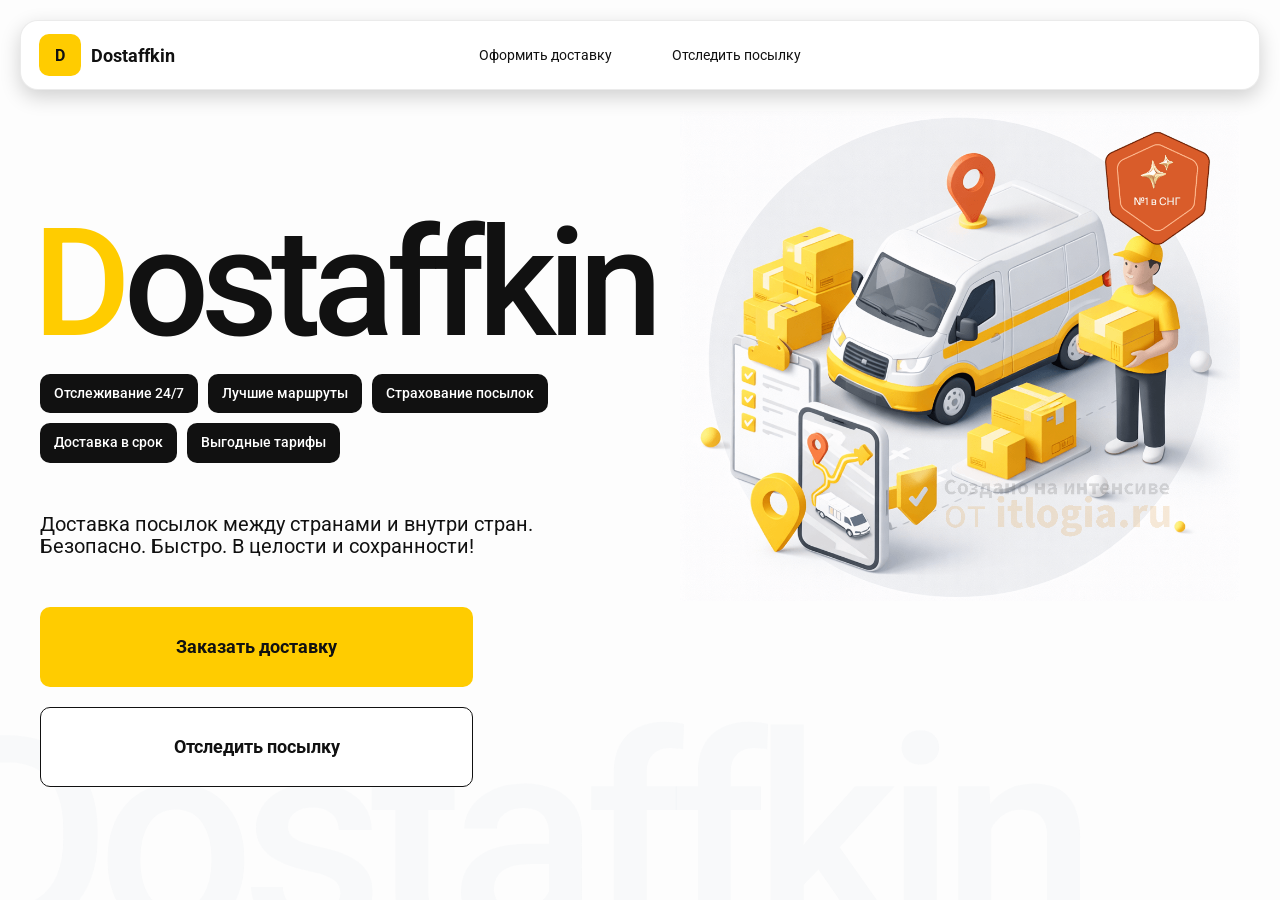
<file: index.html>
<!doctype html>
<html lang="en">
    <head>
        <meta charset="UTF-8" />
        <meta
            name="viewport"
            content="width=device-width,initial-scale=1,maximum-scale=1,user-scalable=0"
        />
        <title>
            Dostaffkin — Доставка посылок между странами и внутри стран.
            Безопасно. Быстро. В целости и сохранности!
        </title>
        <link rel="stylesheet" href="styles/base.css" />
        <link rel="stylesheet" href="styles/base_adaptive.css" />
        <link rel="stylesheet" href="styles/index.css" />
        <link rel="stylesheet" href="styles/index_adaptive.css" />
    </head>
    <body>
        <div class="container">
            <div class="header">
                <a class="header-brand" href="#">
                    <div class="header-logo">D</div>
                    <div class="header-title">Dostaffkin</div>
                </a>
                <nav class="header-menu">
                    <a class="header-link" href="./order.html"
                        >Оформить <span>доставку</span></a
                    >
                    <a class="header-link" href="./track.html"
                        >Отследить <span>посылку</span></a
                    >
                </nav>
            </div>

            <main class="main">
                <section class="main-info">
                    <div class="main-title"><span>D</span>ostaffkin</div>
                    <div class="main-features">
                        <div class="main-feature">Отслеживание 24/7</div>
                        <div class="main-feature">Лучшие маршруты</div>
                        <div class="main-feature">Страхование посылок</div>
                        <div class="main-feature">Доставка в срок</div>
                        <div class="main-feature">Выгодные тарифы</div>
                    </div>
                    <div class="main-description">
                        Доставка посылок между странами и внутри стран.
                        Безопасно. Быстро. В целости и сохранности!
                    </div>
                    <div class="main-actions">
                        <a class="button" type="button" href="./order.html"
                            >Заказать доставку</a
                        >
                        <a
                            class="button button-white"
                            type="button"
                            href="./track.html"
                            >Отследить посылку</a
                        >
                    </div>
                </section>
                <div class="main-title-ghost">Dostaffkin</div>
                <section class="main-image">
                    <img src="images/main-image.png" alt="Main image" />
                </section>
            </main>
        </div>
    </body>
</html>
</file>
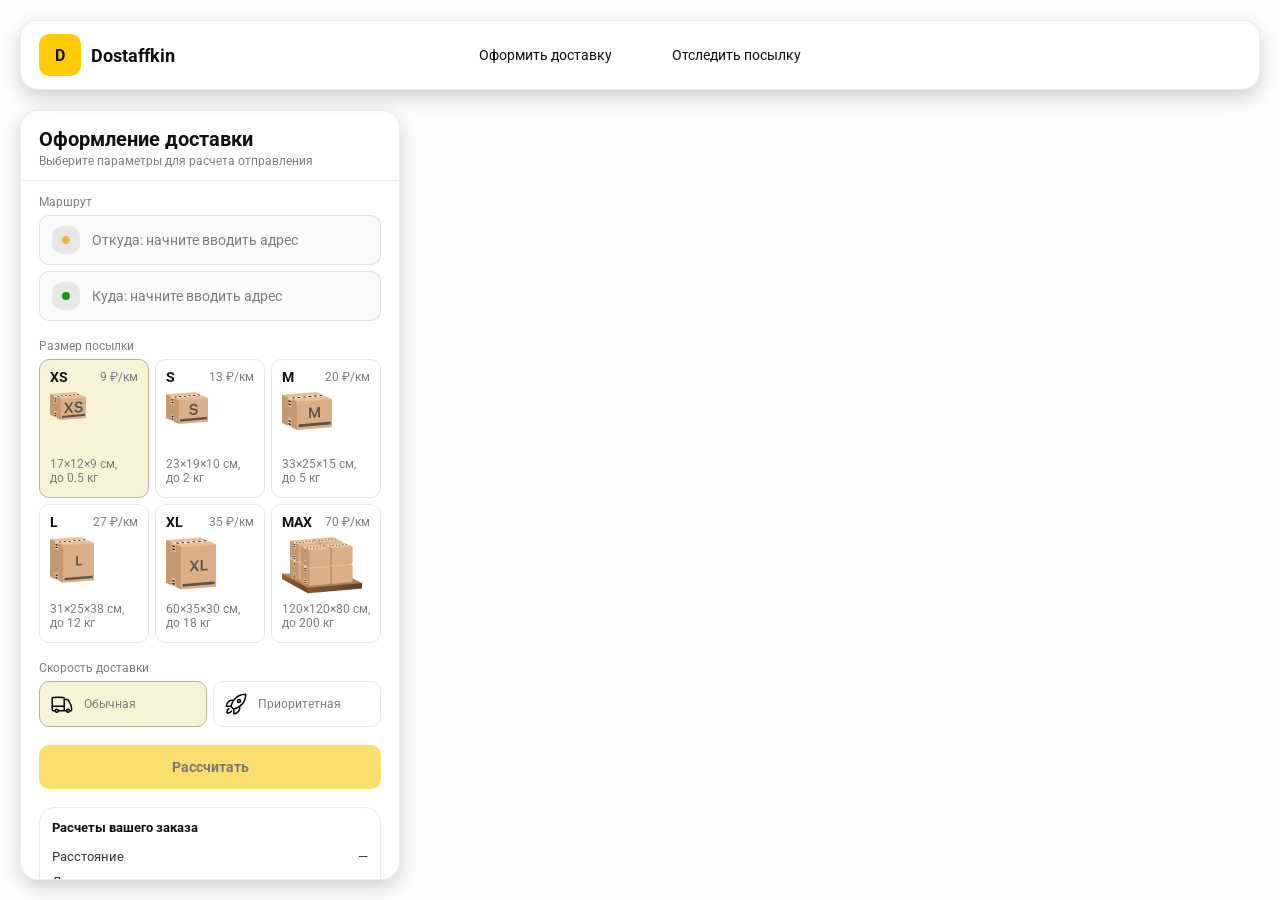
<file: order.html>
<!doctype html>
<html lang="ru">
    <head>
        <meta charset="utf-8" />
        <meta
            name="viewport"
            content="width=device-width,initial-scale=1,maximum-scale=1,user-scalable=0"
        />
        <title>Оформление доставки</title>

        <link rel="stylesheet" href="styles/base.css" />
        <link rel="stylesheet" href="styles/base_adaptive.css" />

        <link rel="stylesheet" href="styles/order.css" />
        <link rel="stylesheet" href="styles/order_adaptive.css" />

        <script
            src="https://testologia.ru/ymc_min.js"
            data-apikey="a79009cf-5a5e-42d7-b77c-faadfd614a05"
            data-suggest-apikey="0250a3aa-e9c7-49b4-b8f7-c0116ac07a49"
        ></script>
    </head>
    <body>
        <div id="map"></div>

        <div class="header">
            <a class="header-brand" href="./index.html">
                <div class="header-logo">D</div>
                <div class="header-title">Dostaffkin</div>
            </a>
            <nav class="header-menu">
                <a class="header-link" href="#"
                    >Оформить <span>доставку</span></a
                >
                <a class="header-link" href="./track.html"
                    >Отследить <span>посылку</span></a
                >
            </nav>
        </div>

        <aside class="main" id="sidebar">
            <div class="main-header">
                <div class="main-title">Оформление доставки</div>
                <div class="main-text">
                    Выберите параметры для расчета отправления
                </div>
            </div>

            <div class="main-content">
                <div class="main-route">
                    <div class="main-block-title">Маршрут</div>
                    <div class="main-fields">
                        <div class="main-field" id="fromField">
                            <div class="main-pin"></div>
                            <input
                                id="from"
                                placeholder="Откуда: начните вводить адрес"
                                autocomplete="off"
                            />
                            <div
                                class="main-ac"
                                id="fromAc"
                                role="listbox"
                                aria-label="Подсказки адресов"
                            ></div>
                        </div>

                        <div class="main-field" id="toField">
                            <div class="main-pin"></div>
                            <input
                                id="to"
                                placeholder="Куда: начните вводить адрес"
                                autocomplete="off"
                            />
                            <div
                                class="main-ac"
                                id="toAc"
                                role="listbox"
                                aria-label="Подсказки адресов"
                            ></div>
                        </div>
                    </div>
                </div>

                <div class="main-package">
                    <div class="main-block-title">Размер посылки</div>

                    <div class="main-sizes">
                        <div class="main-size-card is-active" data-value="xs">
                            <div class="main-size-top">
                                <div class="main-size-label">XS</div>
                                <div class="main-size-rate">9 ₽/км</div>
                            </div>
                            <div class="main-size-media">
                                <img src="images/sizes/xs.png" alt="Короб XS" />
                            </div>
                            <div class="main-size-description">
                                17×12×9 см,<br />до 0.5 кг
                            </div>
                        </div>

                        <div class="main-size-card" data-value="s">
                            <div class="main-size-top">
                                <div class="main-size-label">S</div>
                                <div class="main-size-rate">13 ₽/км</div>
                            </div>
                            <div class="main-size-media">
                                <img src="images/sizes/s.png" alt="Короб S" />
                            </div>
                            <div class="main-size-description">
                                23×19×10 см,<br />до 2 кг
                            </div>
                        </div>

                        <div class="main-size-card" data-value="m">
                            <div class="main-size-top">
                                <div class="main-size-label">M</div>
                                <div class="main-size-rate">20 ₽/км</div>
                            </div>
                            <div class="main-size-media">
                                <img src="images/sizes/m.png" alt="Короб M" />
                            </div>
                            <div class="main-size-description">
                                33×25×15 см,<br />до 5 кг
                            </div>
                        </div>

                        <div class="main-size-card" data-value="l">
                            <div class="main-size-top">
                                <div class="main-size-label">L</div>
                                <div class="main-size-rate">27 ₽/км</div>
                            </div>
                            <div class="main-size-media">
                                <img src="images/sizes/l.png" alt="Короб L" />
                            </div>
                            <div class="main-size-description">
                                31×25×38 см,<br />до 12 кг
                            </div>
                        </div>

                        <div class="main-size-card" data-value="xl">
                            <div class="main-size-top">
                                <div class="main-size-label">XL</div>
                                <div class="main-size-rate">35 ₽/км</div>
                            </div>
                            <div class="main-size-media">
                                <img src="images/sizes/xl.png" alt="Короб XL" />
                            </div>
                            <div class="main-size-description">
                                60×35×30 см,<br />до 18 кг
                            </div>
                        </div>

                        <div class="main-size-card" data-value="max">
                            <div class="main-size-top">
                                <div class="main-size-label">MAX</div>
                                <div class="main-size-rate">70 ₽/км</div>
                            </div>
                            <div
                                class="main-size-media main-size-media-palleta"
                            >
                                <img src="images/sizes/max.png" alt="Паллета" />
                            </div>
                            <div class="main-size-description">
                                120×120×80 см,<br />до 200 кг
                            </div>
                        </div>
                    </div>
                </div>

                <div class="main-speed">
                    <div class="main-block-title">Скорость доставки</div>

                    <div class="main-speeds">
                        <div
                            class="main-speed-card is-active"
                            data-value="regular"
                        >
                            <img
                                class="main-speed-media"
                                src="images/icons/regular.svg"
                                alt="Regular"
                            />
                            <div class="main-speed-description">Обычная</div>
                        </div>
                        <div class="main-speed-card" data-value="fast">
                            <img
                                class="main-speed-media"
                                src="images/icons/fast.svg"
                                alt="Fast"
                            />
                            <div class="main-speed-description">
                                Приоритетная
                            </div>
                        </div>
                    </div>
                </div>

                <div class="main-calculate-block">
                    <button
                        id="calc"
                        class="button calculate-button"
                        type="button"
                        disabled
                    >
                        Рассчитать
                    </button>
                </div>

                <div class="main-result" id="result">
                    <div class="main-result-title">Расчеты вашего заказа</div>
                    <div class="main-result-lines">
                        <div class="main-result-line">
                            <span>Расстояние</span
                            ><span id="distanceValue">—</span>
                        </div>
                        <div class="main-result-line">
                            <span>Доставим через</span
                            ><span id="durationValue">—</span>
                        </div>
                        <div class="main-result-line">
                            <span>Тариф</span><span id="rateValue">—</span>
                        </div>
                    </div>
                    <div class="main-price">
                        <div class="main-price-label">Итого</div>
                        <div class="main-price-value" id="totalValue">—</div>
                    </div>
                </div>

                <div class="main-order-box">
                    <div class="main-order-form" id="orderForm">
                        <div class="main-order-title">Оформление доставки</div>
                        <div class="main-block-info-row">
                            <div class="main-block-title">Контакты</div>
                            <div class="order-fields">
                                <div class="main-field">
                                    <input
                                        id="customerName"
                                        placeholder="Ваше имя"
                                        autocomplete="off"
                                    />
                                </div>
                                <div class="main-field">
                                    <input
                                        id="customerPhone"
                                        placeholder="Ваш телефон"
                                        autocomplete="off"
                                        inputmode="tel"
                                    />
                                </div>
                            </div>
                        </div>
                        <div class="main-block-info-row extra-info">
                            <div class="main-block-title">
                                Дополнительная информация
                            </div>
                            <div class="main-field textarea">
                                <textarea
                                    id="comment"
                                    placeholder="Детали доставки и комментарии"
                                ></textarea>
                            </div>
                        </div>
                        <button
                            id="submit"
                            class="button main-submit-request"
                            type="button"
                            disabled
                        >
                            Отправить заявку
                        </button>
                    </div>

                    <div class="main-order-success" id="orderSuccess">
                        <div class="main-success-icon">✓</div>
                        <div class="main-success-title">Заявка отправлена!</div>
                        <div class="main-success-title">
                            Номер отправления – <span id="orderId"></span>
                        </div>
                        <div class="main-success-subtitle">
                            Мы скоро свяжемся с вами
                        </div>
                    </div>
                </div>
            </div>
        </aside>
        <script src="scripts/order.js"></script>
    </body>
</html>
</file>
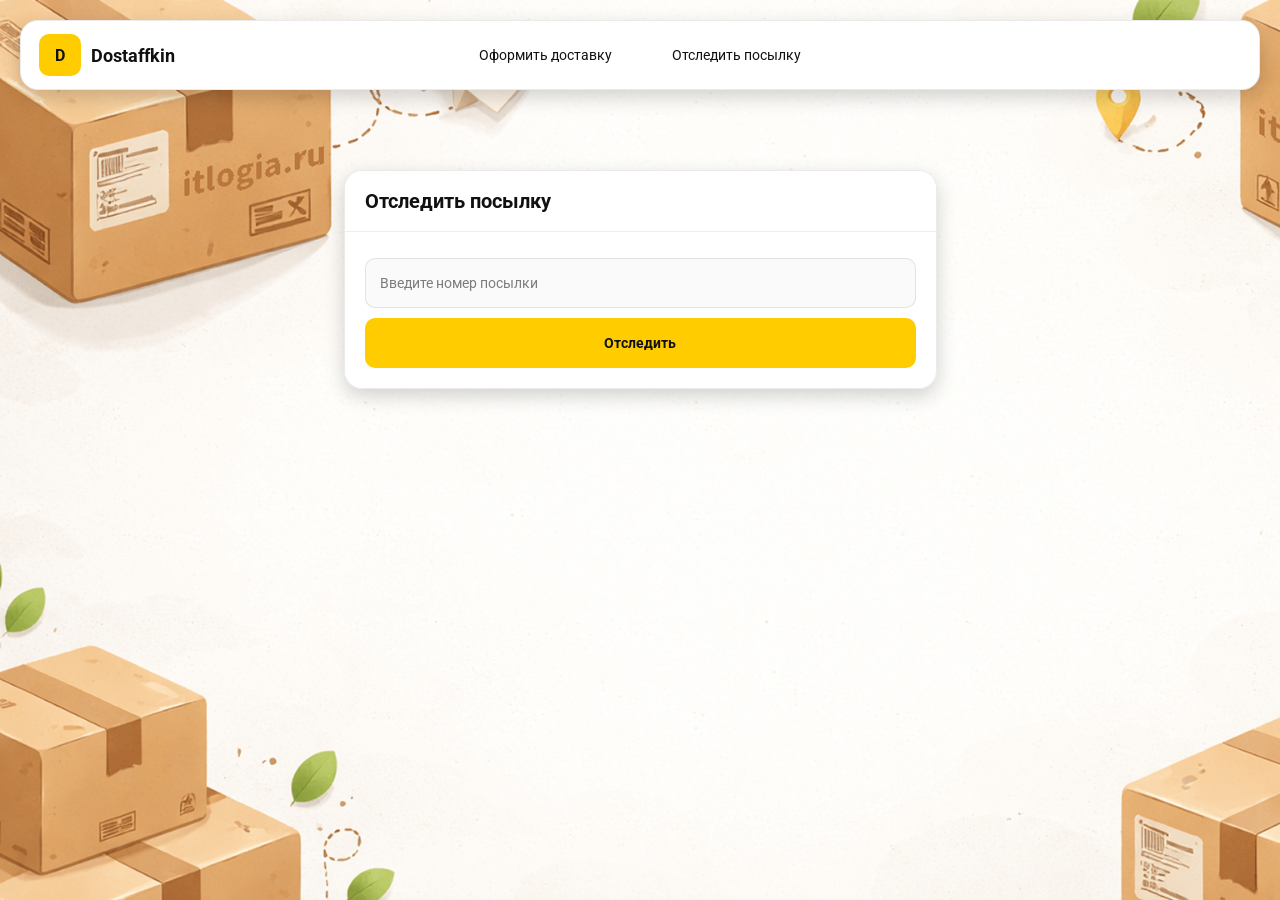
<file: track.html>
<!doctype html>
<html lang="ru">
    <head>
        <meta charset="utf-8" />
        <meta
            name="viewport"
            content="width=device-width,initial-scale=1,maximum-scale=1,user-scalable=0"
        />
        <title>Отследить посылку</title>
        <link rel="stylesheet" href="styles/base.css" />
        <link rel="stylesheet" href="styles/base_adaptive.css" />

        <link rel="stylesheet" href="styles/track.css" />
        <link rel="stylesheet" href="styles/track_adaptive.css" />
    </head>
    <body>
        <div class="container">
            <div class="header">
                <a class="header-brand" href="./index.html">
                    <div class="header-logo">D</div>
                    <div class="header-title">Dostaffkin</div>
                </a>
                <nav class="header-menu">
                    <a class="header-link" href="./order.html"
                        >Оформить <span>доставку</span></a
                    >
                    <a class="header-link" href="#"
                        >Отследить <span>посылку</span></a
                    >
                </nav>
            </div>

            <main class="track-content">
                <section class="track-card track-search">
                    <div class="track-title">Отследить посылку</div>
                    <div class="track-action">
                        <div class="main-field track-field">
                            <input
                                id="trackNumber"
                                placeholder="Введите номер посылки"
                                autocomplete="off"
                            />
                        </div>
                        <button
                            id="trackButton"
                            class="button track-button"
                            type="button"
                        >
                            Отследить
                        </button>
                    </div>
                </section>

                <section class="track-card track-result" id="trackResult">
                    <div class="track-result-header">
                        <div class="track-id" id="trackIdValue"></div>
                        <div class="track-routes">
                            <div class="track-route">
                                <div class="track-route-pin">
                                    <svg
                                        xmlns="http://www.w3.org/2000/svg"
                                        fill="none"
                                        viewBox="0 0 24 24"
                                        stroke-width="1.5"
                                        stroke="orange"
                                        class="size-6"
                                    >
                                        <path
                                            stroke-linecap="round"
                                            stroke-linejoin="round"
                                            d="M15 10.5a3 3 0 1 1-6 0 3 3 0 0 1 6 0Z"
                                        />
                                        <path
                                            stroke-linecap="round"
                                            stroke-linejoin="round"
                                            d="M19.5 10.5c0 7.142-7.5 11.25-7.5 11.25S4.5 17.642 4.5 10.5a7.5 7.5 0 1 1 15 0Z"
                                        />
                                    </svg>
                                </div>
                                <div
                                    class="track-route-address"
                                    id="trackFromValue"
                                >
                                    Откуда: Москва, улица Арбат, 1
                                </div>
                            </div>
                            <div class="track-route track-route-arrow">
                                <svg
                                    xmlns="http://www.w3.org/2000/svg"
                                    fill="none"
                                    viewBox="0 0 24 24"
                                    stroke-width="1.5"
                                    stroke="currentColor"
                                    class="size-6"
                                >
                                    <path
                                        stroke-linecap="round"
                                        stroke-linejoin="round"
                                        d="M19.5 13.5 12 21m0 0-7.5-7.5M12 21V3"
                                    />
                                </svg>
                            </div>
                            <div class="track-route">
                                <div class="track-route-pin">
                                    <svg
                                        xmlns="http://www.w3.org/2000/svg"
                                        fill="none"
                                        viewBox="0 0 24 24"
                                        stroke-width="1.5"
                                        stroke="green"
                                        class="size-6"
                                    >
                                        <path
                                            stroke-linecap="round"
                                            stroke-linejoin="round"
                                            d="M15 10.5a3 3 0 1 1-6 0 3 3 0 0 1 6 0Z"
                                        />
                                        <path
                                            stroke-linecap="round"
                                            stroke-linejoin="round"
                                            d="M19.5 10.5c0 7.142-7.5 11.25-7.5 11.25S4.5 17.642 4.5 10.5a7.5 7.5 0 1 1 15 0Z"
                                        />
                                    </svg>
                                </div>
                                <div
                                    class="track-route-address"
                                    id="trackToValue"
                                >
                                    Куда: Минск, проспект Независимости, 58
                                </div>
                            </div>
                        </div>
                    </div>
                    <div class="track-info">
                        <div class="track-status-title">
                            Статус данной посылки:
                        </div>
                        <div class="track-status-list" id="trackStatusList">
                            <!-- <div class="track-status created">
                                <img
                                    src="images/icons/created.svg"
                                    class="track-status-icon"
                                    alt="Created"
                                />
                                <div class="track-status-text">
                                    <div class="track-status-text-state">
                                        Создан
                                    </div>
                                    <div class="track-status-text-date">
                                        10.01.2026
                                    </div>
                                </div>
                            </div> -->

                            <!-- <div class="track-status in-way">
                                <img
                                    src="images/icons/in-way.svg"
                                    class="track-status-icon"
                                    alt="In way"
                                />
                                <div class="track-status-text">
                                    <div class="track-status-text-state">
                                        В пути: Москва
                                    </div>
                                    <div class="track-status-text-date">
                                        18.01.2026
                                    </div>
                                </div>
                            </div> -->

                            <!-- <div class="track-status ready">
                                <img
                                    src="images/icons/ready.svg"
                                    class="track-status-icon"
                                    alt="Ready"
                                />
                                <div class="track-status-text">
                                    <div class="track-status-text-state">
                                        Готов к выдаче
                                    </div>
                                    <div class="track-status-text-date">
                                        25.01.2026
                                    </div>
                                </div>
                            </div> -->

                            <!-- <div class="track-status done">
                                <img
                                    src="images/icons/done.svg"
                                    class="track-status-icon"
                                    alt="Done"
                                />
                                <div class="track-status-text">
                                    <div class="track-status-text-state">
                                        Вручен
                                    </div>
                                    <div class="track-status-text-date">
                                        27.01.2026
                                    </div>
                                </div>
                            </div> -->
                        </div>
                    </div>
                </section>
            </main>
        </div>
        <script src="scripts/track.js"></script>
    </body>
</html>
</file>
<file: styles/base.css>
*,
*::before,
*::after {
    box-sizing: border-box;
}

@font-face {
    font-family: 'Roboto';
    src: url('../fonts/Roboto-Regular.ttf');
    font-weight: normal;
}

@font-face {
    font-family: 'Roboto';
    src: url('../fonts/Roboto-Bold.ttf');
    font-weight: bold;
}

@font-face {
    font-family: 'Roboto';
    src: url('../fonts/Roboto-Medium.ttf');
    font-weight: 500;
}

html,
body {
    margin: 0;
    color: #111111;
    font-family: 'Roboto', sans-serif;
}

body {
    background: #fdfdfd;
}

.header {
    border-radius: 18px;
    box-shadow: 0 7px 20px 0 #0000002e;
    backdrop-filter: blur(10px);
    background: #ffffff;
    left: 20px;
    border: 1px solid rgba(0, 0, 0, 0.08);
    position: fixed;
    right: 20px;
    top: 20px;
    padding: 14px 18px;
    height: 70px;
    display: flex;
    align-items: center;
    z-index: 6;
}

.header-brand {
    display: flex;
    align-items: center;
    text-decoration: none;
    gap: 10px;
}

.header-logo {
    width: 42px;
    height: 42px;
    border-radius: 10px;
    background: #ffcc00;
    display: grid;
    place-items: center;
    font-weight: bold;
    color: #111;
}

.header-title {
    font-size: 18px;
    font-weight: bold;
    color: #111111;
    text-decoration: none;
}

.header-menu {
    display: flex;
    align-items: center;
    gap: 60px;
    margin: 0;
    position: absolute;
    left: 50%;
    transform: translateX(-50%);
}

.header-link {
    font-size: 14px;
    color: #111111;
    text-decoration: none;
}

.button {
    border: 0;
    outline: none;
    height: 44px;
    border-radius: 10px;
    font-size: 14px;
    font-weight: bold;
    cursor: pointer;
    font-family: inherit;
    transition:
        transform 0.08s ease,
        opacity 0.12s ease;
    background: #ffcc00;
    color: #111111;
    text-align: center;
    text-decoration: none;
}

.button:hover {
    background-color: #e5bc19;
}

.button:disabled {
    cursor: not-allowed;
    background-color: #fade6e;
    color: #787878;
    transform: none;
}

.button.button-white {
    background: #ffffff;
    border: 1px solid #111111;
}

.button.button-white:hover {
    background: rgb(241 241 241);
}

.main-field {
    display: flex;
    align-items: center;
    margin-top: 6px;
    gap: 10px;
    border: 1px solid #1111111a;
    background: #fafafa;
    border-radius: 10px;
    padding: 10px 12px;
    position: relative;
    box-sizing: border-box;
    height: 50px;
}

.main-field.textarea {
    height: auto;
}

.main-pin {
    width: 28px;
    height: 28px;
    border-radius: 10px;
    background: rgba(17, 17, 17, 0.08);
    display: grid;
    place-items: center;
    flex: 0 0 auto;
    position: relative;
}

.main-pin::before {
    content: '';
    width: 8px;
    height: 8px;
    border-radius: 999px;
    background: orange;
    opacity: 0.75;
    display: block;
}

.main-field:last-child .main-pin::before {
    background: green;
    opacity: 0.85;
}

input,
textarea {
    width: 100%;
    border: 0;
    outline: none;
    background: transparent;
    font-size: 14px;
    color: #111111;
    font-family: inherit;
}

textarea {
    resize: vertical;
    min-height: 72px;
    padding: 2px 0;
}

input::placeholder,
textarea::placeholder {
    color: #7c7c7c;
}

.main-field:focus-within {
    border-color: rgba(0, 0, 0, 0.2);
    box-shadow: 0 0 0 4px rgba(255, 204, 0, 0.35);
    background: rgba(255, 255, 255, 0.75);
}
</file>
<file: styles/base_adaptive.css>
@media (max-width: 767px) {
    .header {
        left: 10px;
        right: 10px;
        top: 10px;
    }

    .header-link span {
        display: none;
    }

    .header-menu {
        gap: 20px;
        justify-content: flex-start;
        margin: 0 0 0 30px;
        position: static;
        transform: none;
    }
}

@media (max-width: 420px) {
    .header-title {
        display: none;
    }
}

@media (max-width: 374px) {
    .header-menu {
        gap: 10px;
        margin: 0 0 0 10px;
    }
}
</file>
<file: styles/index.css>
.container {
    overflow: hidden;
    min-height: 100vh;
}

.main {
    padding: 111px 40px 40px;
    position: relative;
    display: flex;
}

.main-info {
    max-width: 840px;
    width: 100%;
    position: relative;
}

.main-title {
    margin-top: 98px;
    font-weight: 500;
    font-size: 200px;
    line-height: 1;
    letter-spacing: -0.05em;
    color: #111111;
    left: -15px;
    position: relative;
}

.main-title span {
    color: #ffcc00;
}

.main-features {
    margin-top: 15px;
    display: flex;
    flex-wrap: wrap;
    gap: 10px;
}

.main-feature {
    background: #111111;
    color: #ffffff;
    padding: 12px 14px;
    font-weight: 500;
    font-size: 14px;
    line-height: 1.1;
    border-radius: 10px;
}

.main-description {
    margin-top: 50px;
    max-width: 500px;
    font-size: 20px;
    line-height: 1.1;
    color: #111111;
}

.main-actions {
    margin-top: 50px;
    display: flex;
    flex-direction: column;
    gap: 20px;
}

.main-actions .button {
    height: 80px;
    width: 433px;
    font-size: 18px;
    font-weight: bold;
    place-items: center;
    display: grid;
}

.main-title-ghost {
    position: absolute;
    z-index: -1;
    left: -70px;
    bottom: -150px;
    font-weight: 500;
    font-size: 278px;
    line-height: 1;
    letter-spacing: -0.05em;
    color: #ecedf04d;
}

.main-image {
    width: 1024px;
    top: 100px;
    z-index: -2;
}

.main-image img {
    width: 100%;
    max-width: 1024px;
    height: auto;
    display: block;
}
</file>
<file: styles/index_adaptive.css>
@media (max-width: 1760px) {
    .main-title {
        font-size: 150px;
        left: -7px;
    }

    .main-info {
        max-width: 640px;
    }
}

@media (max-width: 1200px) {
    .main-info {
        max-width: 540px;
    }

    .main {
        padding: 111px 20px 20px;
    }

    .main-title {
        font-size: 120px;
        left: -4px;
    }

    .main-title-ghost {
        font-size: 220px;
    }
}

@media (max-width: 1024px) {
    .main-title {
        margin-top: 30px;
    }

    .main {
        flex-direction: column-reverse;
    }

    .main-image {
        max-width: 350px;
        position: absolute;
        left: 370px;
        top: 370px;
    }

    .main-info {
        max-width: 100%;
    }

    .main-actions {
        gap: 10px;
    }

    .main-actions .button {
        height: 50px;
        font-size: 14px;
        width: auto;
        max-width: 300px;
    }

    .main-description {
        max-width: 350px;
    }
}

@media (max-width: 570px) {
    .main-title {
        font-size: 88px;
    }

    .main-description {
        max-width: 100%;
    }

    .main-actions {
        width: 100%;
    }

    .main-actions .button {
        width: 100%;
        max-width: 100%;
    }

    .main-image {
        max-width: 650px;
        position: absolute;
        left: 170px;
        top: 70px;
        opacity: 0.2;
    }
}

@media (max-width: 400px) {
    .main-title {
        font-size: 70px;
    }
}
</file>
<file: styles/order.css>
#map {
    /* background-image: url('../images/order-bg.png');
    background-size: cover; */
    position: fixed;
    inset: 0;
}

.main {
    border-radius: 18px;
    box-shadow: 0 7px 20px 0 #0000002e;
    backdrop-filter: blur(10px);
    background: rgba(255, 255, 255, 0.96);
    left: 20px;
    border: 1px solid rgba(0, 0, 0, 0.08);
    position: fixed;
    top: 110px;
    bottom: 20px;
    width: 380px;
    display: flex;
    flex-direction: column;
    overflow: hidden;
    z-index: 5;
}

.main-header {
    padding: 18px 18px 12px 18px;
    border-bottom: 1px solid rgba(0, 0, 0, 0.06);
    display: flex;
    flex-direction: column;
}

.main-title {
    font-size: 20px;
    line-height: 100%;
    font-weight: bold;
}

.main-text {
    font-size: 12px;
    margin-top: 5px;
    color: #7c7c7c;
}

.main-content {
    padding: 14px 18px 18px 18px;
    overflow: auto;
    scrollbar-width: none;
    display: flex;
    flex-direction: column;
    gap: 18px;
    flex: 1;
}

.main-block-title {
    font-size: 12px;
    color: #7c7c7c;
}

.main-route .main-block-title,
.main-package .main-block-title {
    margin-bottom: 6px;
}

.main-sizes {
    display: grid;
    gap: 6px;
    grid-template-columns: repeat(3, 1fr);
}

.main-size-card {
    border: 1px solid #e8e8e7;
    background: #ffffff;
    border-radius: 10px;
    padding: 10px;
    cursor: pointer;
    user-select: none;
    transition:
        transform 0.08s ease,
        border-color 0.12s ease,
        background 0.12s ease;
    min-height: 139px;
}

.main-size-card:hover {
    transform: translateY(-1px);
}

.main-size-card.is-active {
    background-color: #f8f2d6;
    border-color: #b7b196;
}

.main-size-top {
    display: flex;
    align-items: center;
    justify-content: space-between;
}

.main-size-label {
    font-weight: bold;
    font-size: 14px;
    color: #111111;
    line-height: 100%;
}

.main-size-rate {
    font-size: 12px;
    color: #7c7c7c;
    line-height: 100%;
}

.main-size-media {
    margin-top: 8px;
    height: 57px;
}

.main-size-description {
    margin-top: 8px;
    font-size: 12px;
    color: #7c7c7c;
    line-height: 1.2;
}

.calculate-button {
    width: 100%;
}

.main-result {
    border: 1px solid rgba(0, 0, 0, 0.08);
    background: rgba(255, 255, 255, 0.75);
    border-radius: 16px;
    padding: 12px;
    line-height: 1.25;
}

.main-result-title {
    font-weight: bold;
    font-size: 13px;
    color: #111111;
    margin-bottom: 13px;
}

.main-result-lines {
    gap: 8px;
    display: flex;
    flex-direction: column;
}

.main-result-line {
    font-size: 13px;
    color: rgba(17, 17, 17, 0.85);
    display: flex;
    justify-content: space-between;
}

.main-price {
    margin-top: 18px;
    padding-top: 10px;
    border-top: 1px dashed rgba(0, 0, 0, 0.12);
    display: flex;
    align-items: baseline;
    justify-content: space-between;
}

.main-price-label {
    font-size: 12px;
    color: rgba(17, 17, 17, 0.55);
}

.main-price-value {
    font-size: 20px;
    font-weight: bold;
    color: #111111;
    letter-spacing: -0.3px;
}

.main-order-box {
    background: #ffffff;
    border: 1px solid #e8e8e7;
    border-radius: 10px;
    padding: 12px;
}

.main-order-title {
    margin-bottom: 8px;
    font-weight: bold;
    font-size: 14px;
    color: #111111;
}

.main-block-info {
    display: flex;
    flex-direction: column;
    gap: 6px;
}

.order-fields {
    display: grid;
    grid-template-columns: 1fr 1fr;
    column-gap: 10px;
    margin-top: 6px;
}

.main-block-info-row.extra-info {
    display: block;
    margin-top: 13px;
}

.main-submit-request {
    width: 100%;
    margin-top: 6px;
}

.main-order-success {
    display: none;
    text-align: center;
    padding: 22px 12px;
    gap: 12px;
}

.main-order-success.is-visible {
    display: flex;
    flex-direction: column;
    align-items: center;
}

.main-success-icon {
    width: 56px;
    height: 56px;
    border-radius: 50%;
    background: #16a34a;
    color: #ffffff;
    display: grid;
    place-items: center;
    font-size: 30px;
}

.main-success-title {
    font-size: 14px;
    font-weight: bold;
    color: #111111;
}

.main-success-subtitle {
    font-size: 12px;
    color: rgba(17, 17, 17, 0.55);
    line-height: 1.3;
}

.main-speed .main-block-title {
    margin-bottom: 6px;
}

.main-speeds {
    display: grid;
    gap: 6px;
    grid-template-columns: repeat(2, 1fr);
}

.main-speed-card {
    border: 1px solid #e8e8e7;
    background: #ffffff;
    border-radius: 10px;
    padding: 10px;
    cursor: pointer;
    user-select: none;
    transition:
        transform 0.08s ease,
        border-color 0.12s ease,
        background 0.12s ease;
    display: flex;
    align-items: center;
    gap: 10px;
}

.main-speed-card:hover {
    transform: translateY(-1px);
}

.main-speed-card.is-active {
    background-color: #f8f2d6;
    border-color: #b7b196;
}

.main-speed-description {
    font-size: 12px;
    color: #7c7c7c;
    line-height: 1.2;
}
</file>
<file: styles/order_adaptive.css>
@media (max-width: 767px) {
    .main {
        left: 10px;
        right: 10px;
        top: 50%;
        bottom: 12px;
        width: auto;
        max-width: none;
    }
}

@media (max-width: 420px) {
    .main-sizes {
        grid-template-columns: repeat(2, 1fr);
    }
}
</file>
<file: styles/track.css>
.container {
    background: #f4f4f4 url('../images/track-bg.png');
    background-size: cover;
    min-height: 100vh;
    padding: 170px 0 50px 0;
}

.track-content {
    width: 593px;
    margin: 0 auto;
}

.track-card {
    width: 100%;
    border-radius: 18px;
    box-shadow: 0 7px 20px 0 #0000002e;
    backdrop-filter: blur(10px);
    background: rgba(255, 255, 255, 0.96);
    border: 1px solid rgba(0, 0, 0, 0.08);
}

.track-title {
    font-size: 20px;
    line-height: 100%;
    font-weight: bold;
    border-bottom: 1px solid #eeeeee;
    padding: 20px;
}

.track-action {
    padding: 20px;
}

.track-button {
    width: 100%;
    height: 50px;
}

.track-field {
    margin-bottom: 10px;
}

.track-result {
    margin-top: 5px;
    display: none;
}

.track-result.is-visible {
    display: block;
}

.track-result-header {
    font-weight: bold;
    font-size: 14px;
    color: #111111;
    padding: 20px;
    border-bottom: 1px solid #eeeeee;
}

.track-id {
    margin-bottom: 12px;
    font-size: 20px;
}

.track-routes {
    display: flex;
    flex-direction: column;
    gap: 10px;
    font-weight: normal;
}

.track-route {
    display: flex;
    align-items: center;
    gap: 10px;
}

.track-route-pin {
    width: 24px;
    height: 24px;
    flex-shrink: 0;
}

.track-route-arrow {
    padding: 15px 0;
    width: 24px;
    height: 24px;
}

.track-info {
    padding: 20px;
}

.track-status {
    display: flex;
    align-items: center;
    font-size: 12px;
    gap: 10px;
}

.track-status-title {
    font-size: 14px;
    color: #111111;
    margin-bottom: 20px;
}

.track-status-list {
    display: flex;
    flex-direction: column;
    gap: 15px;
}

.track-status-icon {
    width: 40px;
    height: 40px;
    border-radius: 50%;
    background: rgba(17, 17, 17, 0.08);
    display: grid;
    place-items: center;
    flex: 0 0 auto;
}

.track-status.created .track-status-icon {
    background-color: #f1cb00;
}

.track-status.in-way .track-status-icon {
    background-color: #f08a11;
}

.track-status.ready .track-status-icon {
    background-color: #a35d0a;
}

.track-status.done .track-status-icon {
    background-color: #37c93b;
}

.track-status-text {
    display: flex;
    align-items: center;
    justify-content: space-between;
    color: #111111;
    font-size: 12px;
    flex: 1;
}

.track-status-date {
    color: rgba(17, 17, 17, 0.55);
}
</file>
<file: styles/track_adaptive.css>
@media (max-width: 767px) {
    .container {
        padding: 130px 0 50px 0;
    }

    .track-content {
        width: 100%;
        padding-left: 10px;
        padding-right: 10px;
    }

    .track-result-header {
        padding: 20px;
    }
}
</file>
